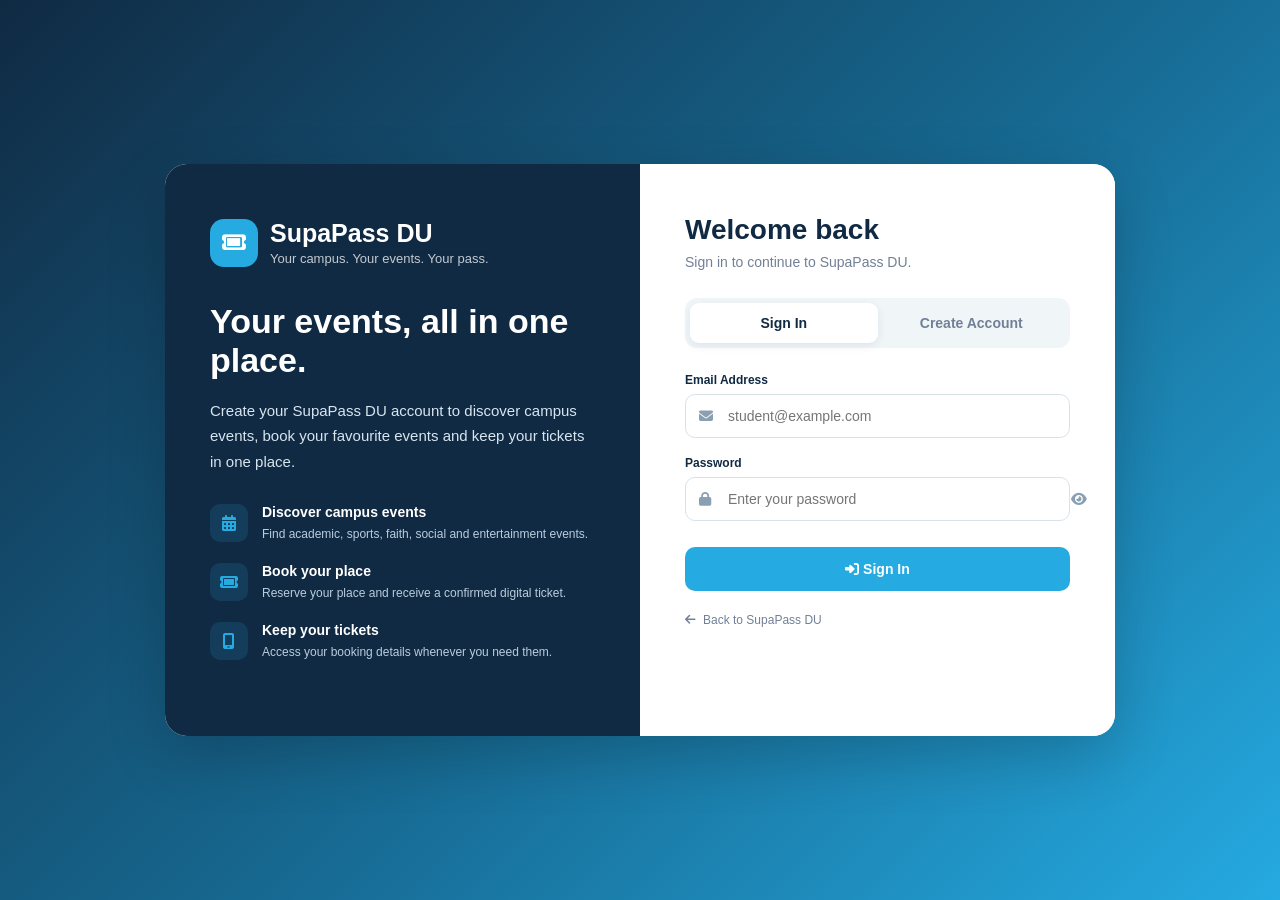
<file: auth/auth.html>
<!DOCTYPE html>
<html lang="en">

<head>

    <meta charset="UTF-8">

    <meta name="viewport"
          content="width=device-width, initial-scale=1.0">

    <title>SupaPass DU - Student Account</title>

    <!-- Font Awesome -->
    <link
        rel="stylesheet"
        href="https://cdnjs.cloudflare.com/ajax/libs/font-awesome/6.5.1/css/all.min.css">

    <style>

        * {
            box-sizing: border-box;
            margin: 0;
            padding: 0;
        }

        body {
            font-family:
                Arial,
                Helvetica,
                sans-serif;

            min-height: 100vh;

            background:
                linear-gradient(
                    135deg,
                    #102a43 0%,
                    #176b94 55%,
                    #25aae1 100%
                );

            display: flex;
            align-items: center;
            justify-content: center;

            padding: 30px 20px;
        }


        /* ===============================
           MAIN CONTAINER
        =============================== */

        .auth-container {
            width: 100%;
            max-width: 950px;

            background: #ffffff;

            border-radius: 22px;

            overflow: hidden;

            display: grid;
            grid-template-columns: 1fr 1fr;

            box-shadow:
                0 20px 60px rgba(0, 0, 0, 0.20);
        }


        /* ===============================
           LEFT SIDE
        =============================== */

        .auth-info {
            background: #102a43;

            color: white;

            padding: 55px 45px;

            display: flex;
            flex-direction: column;
            justify-content: center;
        }


        .brand {
            display: flex;
            align-items: center;
            gap: 12px;

            margin-bottom: 35px;
        }


        .brand-icon {
            width: 48px;
            height: 48px;

            border-radius: 14px;

            background: #25aae1;

            display: flex;
            align-items: center;
            justify-content: center;

            font-size: 21px;
        }


        .brand-name {
            font-size: 25px;
            font-weight: 800;
        }


        .tagline {
            font-size: 13px;
            opacity: 0.75;
            margin-top: 3px;
        }


        .auth-info h1 {
            font-size: 34px;
            line-height: 1.15;

            margin-bottom: 18px;
        }


        .auth-info > p {
            color: #d7e5ef;

            line-height: 1.7;

            font-size: 15px;

            margin-bottom: 30px;
        }


        /* ===============================
           BENEFITS
        =============================== */

        .benefit {
            display: flex;

            gap: 14px;

            margin-bottom: 20px;
        }


        .benefit-icon {
            width: 38px;
            height: 38px;

            min-width: 38px;

            border-radius: 10px;

            background: rgba(37, 170, 225, 0.15);

            color: #25aae1;

            display: flex;
            align-items: center;
            justify-content: center;
        }


        .benefit-text strong {
            display: block;

            font-size: 14px;

            margin-bottom: 4px;
        }


        .benefit-text span {
            color: #b9cddd;

            font-size: 12px;

            line-height: 1.5;
        }


        /* ===============================
           RIGHT SIDE
        =============================== */

        .auth-form-section {
            padding: 50px 45px;

            background: #ffffff;
        }


        .form-header {
            margin-bottom: 28px;
        }


        .form-header h2 {
            color: #102a43;

            font-size: 28px;

            margin-bottom: 8px;
        }


        .form-header p {
            color: #718096;

            font-size: 14px;
        }


        /* ===============================
           TABS
        =============================== */

        .auth-tabs {
            display: grid;

            grid-template-columns: 1fr 1fr;

            background: #f0f5f8;

            padding: 5px;

            border-radius: 12px;

            margin-bottom: 25px;
        }


        .auth-tab {
            border: none;

            background: transparent;

            padding: 12px;

            border-radius: 9px;

            font-size: 14px;

            font-weight: 700;

            color: #718096;

            cursor: pointer;
        }


        .auth-tab.active {
            background: white;

            color: #102a43;

            box-shadow:
                0 3px 10px rgba(16, 42, 67, 0.08);
        }


        /* ===============================
           FORM
        =============================== */

        .form-group {
            margin-bottom: 18px;
        }


        .form-group label {
            display: block;

            font-size: 12px;

            font-weight: 700;

            color: #102a43;

            margin-bottom: 7px;
        }


        .input-wrapper {
            position: relative;
        }


        .input-wrapper i {
            position: absolute;

            left: 14px;

            top: 50%;

            transform: translateY(-50%);

            color: #8aa0b2;

            font-size: 14px;
        }


        .input-wrapper input {
            width: 100%;

            padding: 13px 14px 13px 42px;

            border: 1px solid #d8e2e9;

            border-radius: 10px;

            outline: none;

            font-size: 14px;

            transition: 0.2s;
        }


        .input-wrapper input:focus {
            border-color: #25aae1;

            box-shadow:
                0 0 0 3px rgba(37, 170, 225, 0.10);
        }


        /* ===============================
           PASSWORD
        =============================== */

        .password-toggle {
            position: absolute;

            right: 13px;

            top: 50%;

            transform: translateY(-50%);

            border: none;

            background: transparent;

            color: #8aa0b2;

            cursor: pointer;
        }


        /* ===============================
           BUTTON
        =============================== */

        .submit-btn {
            width: 100%;

            border: none;

            background: #25aae1;

            color: white;

            padding: 14px;

            border-radius: 10px;

            font-size: 14px;

            font-weight: 800;

            cursor: pointer;

            margin-top: 8px;

            transition: 0.2s;
        }


        .submit-btn:hover {
            background: #168fc4;

            transform: translateY(-1px);
        }


        /* ===============================
           MESSAGE
        =============================== */

        .message {
            display: none;

            padding: 11px 13px;

            border-radius: 9px;

            font-size: 12px;

            margin-bottom: 15px;

            line-height: 1.5;
        }


        .message.success {
            display: block;

            background: #e8f7ef;

            color: #176b3a;

            border: 1px solid #b9e3ca;
        }


        .message.error {
            display: block;

            background: #fff0f0;

            color: #a33a3a;

            border: 1px solid #f0c4c4;
        }


        /* ===============================
           BACK LINK
        =============================== */

        .back-link {
            display: inline-flex;

            align-items: center;

            gap: 7px;

            color: #718096;

            text-decoration: none;

            font-size: 12px;

            margin-top: 22px;
        }


        .back-link:hover {
            color: #25aae1;
        }


        /* ===============================
           RESPONSIVE
        =============================== */

        @media (max-width: 760px) {

            .auth-container {
                grid-template-columns: 1fr;
            }

            .auth-info {
                padding: 35px 30px;
            }

            .auth-info h1 {
                font-size: 28px;
            }

            .auth-form-section {
                padding: 35px 30px;
            }

        }


        @media (max-width: 480px) {

            body {
                padding: 15px;
            }

            .auth-info,
            .auth-form-section {
                padding: 28px 22px;
            }

            .auth-info h1 {
                font-size: 25px;
            }

        }

    </style>

</head>


<body>


<div class="auth-container">


    <!-- =====================================
         LEFT INFORMATION PANEL
    ====================================== -->

    <section class="auth-info">


        <div class="brand">

            <div class="brand-icon">

                <i class="fa-solid fa-ticket"></i>

            </div>


            <div>

                <div class="brand-name">
                    SupaPass DU
                </div>

                <div class="tagline">
                    Your campus. Your events. Your pass.
                </div>

            </div>

        </div>


        <h1>
            Your events,
            all in one place.
        </h1>


        <p>
            Create your SupaPass DU account to
            discover campus events, book your
            favourite events and keep your tickets
            in one place.
        </p>


        <div class="benefit">

            <div class="benefit-icon">

                <i class="fa-solid fa-calendar-days"></i>

            </div>


            <div class="benefit-text">

                <strong>
                    Discover campus events
                </strong>

                <span>
                    Find academic, sports, faith,
                    social and entertainment events.
                </span>

            </div>

        </div>


        <div class="benefit">

            <div class="benefit-icon">

                <i class="fa-solid fa-ticket"></i>

            </div>


            <div class="benefit-text">

                <strong>
                    Book your place
                </strong>

                <span>
                    Reserve your place and receive
                    a confirmed digital ticket.
                </span>

            </div>

        </div>


        <div class="benefit">

            <div class="benefit-icon">

                <i class="fa-solid fa-mobile-screen"></i>

            </div>


            <div class="benefit-text">

                <strong>
                    Keep your tickets
                </strong>

                <span>
                    Access your booking details
                    whenever you need them.
                </span>

            </div>

        </div>


    </section>



    <!-- =====================================
         RIGHT FORM PANEL
    ====================================== -->

    <section class="auth-form-section">


        <div class="form-header">

            <h2 id="formTitle">
                Welcome back
            </h2>

            <p id="formSubtitle">
                Sign in to continue to SupaPass DU.
            </p>

        </div>


        <!-- TABS -->

        <div class="auth-tabs">

            <button
                type="button"
                class="auth-tab active"
                id="loginTab">

                Sign In

            </button>


            <button
                type="button"
                class="auth-tab"
                id="registerTab">

                Create Account

            </button>

        </div>


        <!-- MESSAGE -->

        <div
            id="message"
            class="message">
        </div>


        <!-- =================================
             LOGIN FORM
        ================================== -->

        <form id="loginForm">


            <div class="form-group">

                <label for="loginEmail">
                    Email Address
                </label>

                <div class="input-wrapper">

                    <i class="fa-solid fa-envelope"></i>

                    <input
                        type="email"
                        id="loginEmail"
                        placeholder="student@example.com"
                        required>

                </div>

            </div>


            <div class="form-group">

                <label for="loginPassword">
                    Password
                </label>

                <div class="input-wrapper">

                    <i class="fa-solid fa-lock"></i>

                    <input
                        type="password"
                        id="loginPassword"
                        placeholder="Enter your password"
                        required>

                    <button
                        type="button"
                        class="password-toggle"
                        data-target="loginPassword">

                        <i class="fa-solid fa-eye"></i>

                    </button>

                </div>

            </div>


            <button
                type="submit"
                class="submit-btn">

                <i class="fa-solid fa-right-to-bracket"></i>

                Sign In

            </button>


        </form>



        <!-- =================================
             REGISTER FORM
        ================================== -->

        <form
            id="registerForm"
            style="display: none;">


            <div class="form-group">

                <label for="registerName">
                    Full Name
                </label>

                <div class="input-wrapper">

                    <i class="fa-solid fa-user"></i>

                    <input
                        type="text"
                        id="registerName"
                        placeholder="Enter your full name"
                        required>

                </div>

            </div>


            <div class="form-group">

                <label for="registerEmail">
                    Email Address
                </label>

                <div class="input-wrapper">

                    <i class="fa-solid fa-envelope"></i>

                    <input
                        type="email"
                        id="registerEmail"
                        placeholder="student@example.com"
                        required>

                </div>

            </div>


            <div class="form-group">

                <label for="registerPassword">
                    Password
                </label>

                <div class="input-wrapper">

                    <i class="fa-solid fa-lock"></i>

                    <input
                        type="password"
                        id="registerPassword"
                        placeholder="Create a password"
                        minlength="6"
                        required>

                    <button
                        type="button"
                        class="password-toggle"
                        data-target="registerPassword">

                        <i class="fa-solid fa-eye"></i>

                    </button>

                </div>

            </div>


            <button
                type="submit"
                class="submit-btn">

                <i class="fa-solid fa-user-plus"></i>

                Create Account

            </button>


        </form>


        <a
            href="../index.html"
            class="back-link">

            <i class="fa-solid fa-arrow-left"></i>

            Back to SupaPass DU

        </a>


    </section>

</div>



<script>

document.addEventListener(
    "DOMContentLoaded",
    function () {


        const loginTab =
            document.getElementById(
                "loginTab"
            );


        const registerTab =
            document.getElementById(
                "registerTab"
            );


        const loginForm =
            document.getElementById(
                "loginForm"
            );


        const registerForm =
            document.getElementById(
                "registerForm"
            );


        const formTitle =
            document.getElementById(
                "formTitle"
            );


        const formSubtitle =
            document.getElementById(
                "formSubtitle"
            );


        const message =
            document.getElementById(
                "message"
            );


        /* =================================
           SHOW LOGIN
        ================================= */

        loginTab.addEventListener(
            "click",
            function () {

                loginTab.classList.add(
                    "active"
                );

                registerTab.classList.remove(
                    "active"
                );

                loginForm.style.display =
                    "block";

                registerForm.style.display =
                    "none";

                formTitle.textContent =
                    "Welcome back";

                formSubtitle.textContent =
                    "Sign in to continue to SupaPass DU.";

                clearMessage();

            }
        );


        /* =================================
           SHOW REGISTER
        ================================= */

        registerTab.addEventListener(
            "click",
            function () {

                registerTab.classList.add(
                    "active"
                );

                loginTab.classList.remove(
                    "active"
                );

                registerForm.style.display =
                    "block";

                loginForm.style.display =
                    "none";

                formTitle.textContent =
                    "Create your account";

                formSubtitle.textContent =
                    "Join SupaPass DU and start discovering events.";

                clearMessage();

            }
        );


        /* =================================
           PASSWORD VISIBILITY
        ================================= */

        document
            .querySelectorAll(
                ".password-toggle"
            )
            .forEach(
                function (button) {

                    button.addEventListener(
                        "click",
                        function () {

                            const targetId =
                                button.dataset.target;

                            const input =
                                document.getElementById(
                                    targetId
                                );

                            const icon =
                                button.querySelector(
                                    "i"
                                );


                            if (
                                input.type ===
                                "password"
                            ) {

                                input.type =
                                    "text";

                                icon.classList.remove(
                                    "fa-eye"
                                );

                                icon.classList.add(
                                    "fa-eye-slash"
                                );

                            } else {

                                input.type =
                                    "password";

                                icon.classList.remove(
                                    "fa-eye-slash"
                                );

                                icon.classList.add(
                                    "fa-eye"
                                );

                            }

                        }
                    );

                }
            );


        /* =================================
           REGISTER
        ================================= */

        registerForm.addEventListener(
            "submit",
            async function (event) {

                event.preventDefault();

                clearMessage();


                const name =
                    document.getElementById(
                        "registerName"
                    ).value.trim();


                const email =
                    document.getElementById(
                        "registerEmail"
                    ).value.trim();


                const password =
                    document.getElementById(
                        "registerPassword"
                    ).value;


                showMessage(
                    "Creating your account...",
                    "success"
                );


                try {

                    const response =
                        await fetch(
                            "../api/register.php",
                            {

                                method: "POST",

                                headers: {
                                    "Content-Type":
                                        "application/x-www-form-urlencoded"
                                },

                                body:
                                    new URLSearchParams({
                                        name:
                                            name,

                                        email:
                                            email,

                                        password:
                                            password
                                    })

                            }
                        );


                    const data =
                        await response.json();


                    if (data.success) {

                        showMessage(
                            "Account created successfully! You can now sign in.",
                            "success"
                        );


                        registerForm.reset();


                        setTimeout(
                            function () {

                                loginTab.click();

                                document.getElementById(
                                    "loginEmail"
                                ).value =
                                    email;

                            },
                            1200
                        );

                    } else {

                        showMessage(
                            data.message ||
                            "Registration failed.",
                            "error"
                        );

                    }

                } catch (error) {

                    console.error(
                        error
                    );

                    showMessage(
                        "Could not connect to the SupaPass DU server.",
                        "error"
                    );

                }

            }
        );


        /* =================================
           LOGIN
        ================================= */

        loginForm.addEventListener(
            "submit",
            async function (event) {

                event.preventDefault();

                clearMessage();


                const email =
                    document.getElementById(
                        "loginEmail"
                    ).value.trim();


                const password =
                    document.getElementById(
                        "loginPassword"
                    ).value;


                showMessage(
                    "Signing you in...",
                    "success"
                );


                try {

                    const response =
                        await fetch(
                            "../api/login.php",
                            {

                                method: "POST",

                                headers: {
                                    "Content-Type":
                                        "application/x-www-form-urlencoded"
                                },

                                body:
                                    new URLSearchParams({
                                        email:
                                            email,

                                        password:
                                            password
                                    })

                            }
                        );


                    const data =
                        await response.json();


                    if (data.success) {

                        /*
                         * Store the logged-in user
                         * temporarily in the browser.
                         */

                        localStorage.setItem(
                            "supaPassUser",
                            JSON.stringify(
                                data.user
                            )
                        );


                        showMessage(
                            "Login successful! Redirecting...",
                            "success"
                        );


                        setTimeout(
                            function () {

                                window.location.href =
                                    "../index.html";

                            },
                            800
                        );

                    } else {

                        showMessage(
                            data.message ||
                            "Login failed.",
                            "error"
                        );

                    }

                } catch (error) {

                    console.error(
                        error
                    );

                    showMessage(
                        "Could not connect to the SupaPass DU server.",
                        "error"
                    );

                }

            }
        );


        /* =================================
           MESSAGE FUNCTIONS
        ================================= */

        function showMessage(
            text,
            type
        ) {

            message.textContent =
                text;

            message.className =
                "message " +
                type;

        }


        function clearMessage() {

            message.textContent =
                "";

            message.className =
                "message";

        }

    }
);

</script>


</body>

</html>
</file>
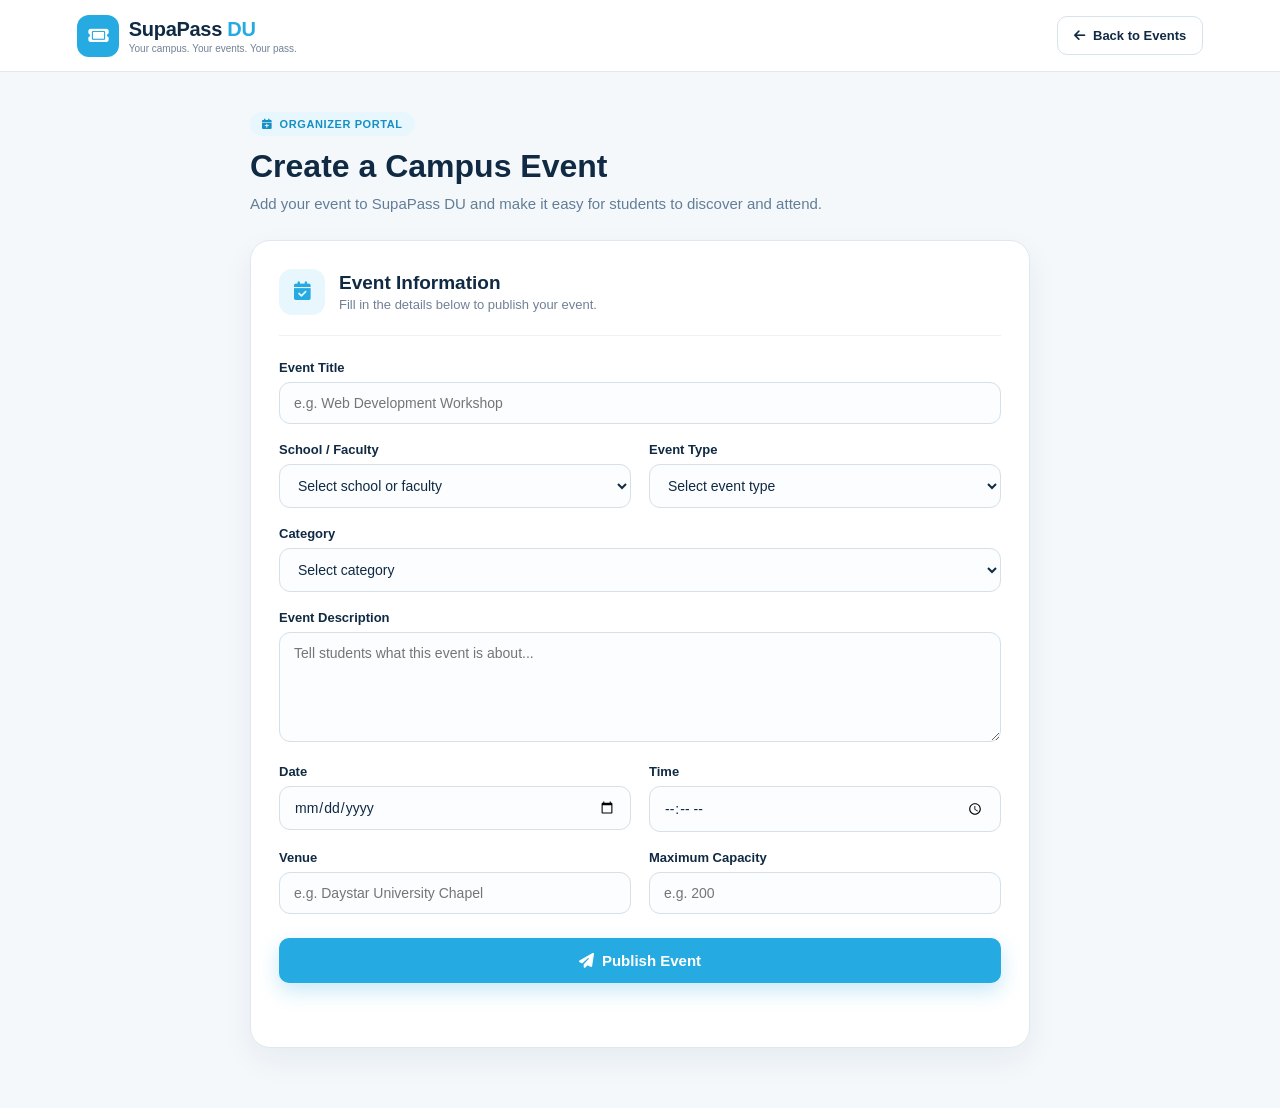
<file: organizer/organizer.html>
<!DOCTYPE html>
<html lang="en">
<head>
    <meta charset="UTF-8">
    <meta name="viewport" content="width=device-width, initial-scale=1.0">

    <title>SupaPass DU | Organizer</title>

    <link rel="stylesheet"
          href="https://cdnjs.cloudflare.com/ajax/libs/font-awesome/6.5.0/css/all.min.css">

    <style>
        * {
            box-sizing: border-box;
            margin: 0;
            padding: 0;
        }

        body {
            font-family: Arial, Helvetica, sans-serif;
            background: #f4f8fb;
            color: #102a43;
            min-height: 100vh;
        }

        /* =====================================
           NAVBAR
        ===================================== */
        .navbar {
            height: 72px;
            background: #ffffff;
            border-bottom: 1px solid #e2eaf0;
            display: flex;
            align-items: center;
            justify-content: space-between;
            padding: 0 6%;
            position: sticky;
            top: 0;
            z-index: 10;
        }

        .brand {
            display: flex;
            align-items: center;
            gap: 10px;
            text-decoration: none;
            color: #102a43;
        }

        .brand-icon {
            width: 42px;
            height: 42px;
            border-radius: 12px;
            background: #25aae1;
            color: #ffffff;
            display: flex;
            align-items: center;
            justify-content: center;
            font-size: 18px;
        }

        .brand-name {
            font-size: 20px;
            font-weight: 800;
            letter-spacing: -0.3px;
        }

        .brand-name span {
            color: #25aae1;
        }

        .tagline {
            font-size: 10px;
            color: #718096;
            margin-top: 2px;
        }

        .nav-actions {
            display: flex;
            align-items: center;
            gap: 10px;
        }

        .btn {
            display: inline-flex;
            align-items: center;
            justify-content: center;
            gap: 8px;
            border: none;
            border-radius: 10px;
            padding: 11px 16px;
            cursor: pointer;
            font-size: 13px;
            font-weight: 700;
            text-decoration: none;
            transition: all 0.2s ease;
        }

        .btn-outline {
            background: #ffffff;
            color: #102a43;
            border: 1px solid #d7e2e9;
        }

        .btn-outline:hover {
            border-color: #25aae1;
            color: #168fc4;
            background: #f4fafe;
        }

        .btn-primary {
            background: #25aae1;
            color: #ffffff;
            box-shadow: 0 8px 20px rgba(37, 170, 225, 0.25);
        }

        .btn-primary:hover {
            background: #168fc4;
            transform: translateY(-1px);
        }

        /* =====================================
           MAIN PAGE
        ===================================== */
        .organizer-page {
            width: 92%;
            max-width: 780px;
            margin: 40px auto 60px;
        }

        .organizer-header {
            margin-bottom: 24px;
        }

        .section-kicker {
            display: inline-flex;
            align-items: center;
            gap: 7px;
            background: #e8f7fd;
            color: #168fc4;
            padding: 6px 12px;
            border-radius: 999px;
            font-size: 11px;
            font-weight: 800;
            letter-spacing: 0.6px;
            text-transform: uppercase;
            margin-bottom: 12px;
        }

        .organizer-header h1 {
            font-size: 32px;
            font-weight: 800;
            color: #102a43;
            margin-bottom: 8px;
        }

        .organizer-header p {
            color: #627d98;
            font-size: 15px;
            line-height: 1.5;
        }

        /* =====================================
           FORM CARD
        ===================================== */
        .form-card {
            background: #ffffff;
            border: 1px solid #dfe8ee;
            border-radius: 20px;
            padding: 28px;
            box-shadow: 0 12px 32px rgba(16, 42, 67, 0.06);
        }

        .form-header {
            display: flex;
            align-items: center;
            gap: 14px;
            padding-bottom: 20px;
            margin-bottom: 24px;
            border-bottom: 1px solid #edf2f7;
        }

        .form-icon {
            width: 46px;
            height: 46px;
            min-width: 46px;
            border-radius: 13px;
            background: #e8f7fd;
            color: #25aae1;
            display: flex;
            align-items: center;
            justify-content: center;
            font-size: 19px;
        }

        .form-header h2 {
            font-size: 19px;
            color: #102a43;
            margin-bottom: 3px;
        }

        .form-header p {
            font-size: 13px;
            color: #718096;
        }

        .form-row {
            display: grid;
            grid-template-columns: 1fr 1fr;
            gap: 18px;
        }

        .form-group {
            margin-bottom: 18px;
        }

        .form-group label {
            display: block;
            font-size: 13px;
            font-weight: 700;
            color: #102a43;
            margin-bottom: 7px;
        }

        .form-group input,
        .form-group select,
        .form-group textarea {
            width: 100%;
            padding: 12px 14px;
            border: 1px solid #d5e0e8;
            border-radius: 11px;
            font-family: inherit;
            font-size: 14px;
            color: #102a43;
            background: #fbfdff;
            transition: border-color 0.2s ease, box-shadow 0.2s ease, background 0.2s ease;
        }

        .form-group textarea {
            resize: vertical;
            min-height: 110px;
        }

        .form-group input:focus,
        .form-group select:focus,
        .form-group textarea:focus {
            outline: none;
            background: #ffffff;
            border-color: #25aae1;
            box-shadow: 0 0 0 3px rgba(37, 170, 225, 0.16);
        }

        .publish-btn {
            width: 100%;
            padding: 14px 20px;
            font-size: 15px;
            margin-top: 6px;
        }

        .form-message {
            margin-top: 16px;
            font-size: 14px;
            font-weight: 700;
            min-height: 20px;
        }

        .msg-success {
            color: #0e7490;
            background: #ecfeff;
            border: 1px solid #bae6fd;
            padding: 12px 14px;
            border-radius: 10px;
        }

        .msg-error {
            color: #b91c1c;
            background: #fef2f2;
            border: 1px solid #fecaca;
            padding: 12px 14px;
            border-radius: 10px;
        }

        .msg-info {
            color: #168fc4;
            padding: 6px 0;
        }

        /* =====================================
           RESPONSIVE
        ===================================== */
        @media (max-width: 640px) {
            .navbar {
                padding: 0 18px;
            }

            .tagline {
                display: none;
            }

            .form-card {
                padding: 20px;
                border-radius: 16px;
            }

            .form-row {
                grid-template-columns: 1fr;
                gap: 0;
            }

            .organizer-header h1 {
                font-size: 26px;
            }
        }
    </style>
</head>

<body>

    <!-- NAVIGATION -->
    <nav class="navbar">

        <a href="/SupaPass-DU/index.html" class="brand">
            <div class="brand-icon">
                <i class="fa-solid fa-ticket"></i>
            </div>

            <div>
                <div class="brand-name">SupaPass <span>DU</span></div>
                <div class="tagline">Your campus. Your events. Your pass.</div>
            </div>
        </a>

        <div class="nav-actions">
            <a href="/SupaPass-DU/events/events.html" class="btn btn-outline">
                <i class="fa-solid fa-arrow-left"></i>
                Back to Events
            </a>
        </div>

    </nav>


    <!-- ORGANIZER PAGE -->
    <main class="organizer-page">

        <section class="organizer-header">

            <div>
                <span class="section-kicker">
                    <i class="fa-solid fa-calendar-plus"></i>
                    ORGANIZER PORTAL
                </span>

                <h1>Create a Campus Event</h1>

                <p>
                    Add your event to SupaPass DU and make it easy
                    for students to discover and attend.
                </p>
            </div>

        </section>


        <!-- EVENT FORM -->
        <section class="form-card">

            <div class="form-header">

                <div class="form-icon">
                    <i class="fa-solid fa-calendar-check"></i>
                </div>

                <div>
                    <h2>Event Information</h2>
                    <p>Fill in the details below to publish your event.</p>
                </div>

            </div>


            <form id="eventForm">

                <!-- TITLE -->
                <div class="form-group">

                    <label for="title">
                        Event Title
                    </label>

                    <input
                        type="text"
                        id="title"
                        name="title"
                        placeholder="e.g. Web Development Workshop"
                        required>

                </div>


                <!-- SCHOOL + EVENT TYPE -->
                <div class="form-row">

                    <div class="form-group">

                        <label for="schoolFaculty">
                            School / Faculty
                        </label>

                        <select id="schoolFaculty"
                                name="school_faculty"
                                required>

                            <option value="">
                                Select school or faculty
                            </option>

                            <option value="General / University-wide">
                                General / University-wide
                            </option>

                            <option value="School of Science & Technology">
                                School of Science &amp; Technology
                            </option>

                            <option value="School of Business">
                                School of Business
                            </option>
                            <option value="School of law">
                                School of Business
                            </option>

                            <option value="School of Communication">
                                School of Communication
                            </option>

                            <option value="School of Education">
                                School of Education
                            </option>

                        </select>

                    </div>


                    <div class="form-group">

                        <label for="eventType">
                            Event Type
                        </label>

                        <select id="eventType"
                                name="event_type"
                                required>

                            <option value="">
                                Select event type
                            </option>

                            <option value="Academic">
                                Academic
                            </option>

                            <option value="Non-Academic">
                                Non-Academic
                            </option>

                        </select>

                    </div>

                </div>


                <!-- CATEGORY -->
                <div class="form-group">

                    <label for="category">
                        Category
                    </label>

                    <select id="category"
                            name="category"
                            required>

                        <option value="">
                            Select category
                        </option>

                        <option value="Entertainment">
                            Entertainment
                        </option>

                        <option value="Dinner">
                            Dinner
                        </option>

                        <option value="Workshop">
                            Workshop
                        </option>

                        <option value="Sports">
                            Sports
                        </option>

                        <option value="Faith">
                            Faith
                        </option>

                        <option value="Social">
                            Social
                        </option>

                    </select>

                </div>


                <!-- DESCRIPTION -->
                <div class="form-group">

                    <label for="description">
                        Event Description
                    </label>

                    <textarea
                        id="description"
                        name="description"
                        rows="5"
                        placeholder="Tell students what this event is about..."
                        required></textarea>

                </div>


                <!-- DATE + TIME -->
                <div class="form-row">

                    <div class="form-group">

                        <label for="eventDate">
                            Date
                        </label>

                        <input
                            type="date"
                            id="eventDate"
                            name="event_date"
                            required>

                    </div>


                    <div class="form-group">

                        <label for="eventTime">
                            Time
                        </label>

                        <input
                            type="time"
                            id="eventTime"
                            name="event_time"
                            required>

                    </div>

                </div>


                <!-- VENUE + CAPACITY -->
                <div class="form-row">

                    <div class="form-group">

                        <label for="venue">
                            Venue
                        </label>

                        <input
                            type="text"
                            id="venue"
                            name="venue"
                            placeholder="e.g. Daystar University Chapel"
                            required>

                    </div>


                    <div class="form-group">

                        <label for="capacity">
                            Maximum Capacity
                        </label>

                        <input
                            type="number"
                            id="capacity"
                            name="capacity"
                            min="1"
                            placeholder="e.g. 200"
                            required>

                    </div>

                </div>


                <!-- ORGANIZER ID -->
                <input
                    type="hidden"
                    id="organizerId"
                    name="organizer_id"
                    value="1">


                <!-- SUBMIT -->
                <button type="submit"
                        class="btn btn-primary publish-btn">

                    <i class="fa-solid fa-paper-plane"></i>

                    Publish Event

                </button>

            </form>


            <!-- MESSAGE -->
            <div id="formMessage" class="form-message"></div>

        </section>

    </main>


    <script>

        document.getElementById("eventForm").addEventListener("submit", function(e) {

            e.preventDefault();

            const form = this;
            const message = document.getElementById("formMessage");

            const formData = new FormData(form);

            message.className = "form-message msg-info";
            message.innerHTML =
                '<i class="fa-solid fa-spinner fa-spin"></i> Publishing event...';

            fetch("/SupaPass-DU/api/create_event.php", {
                method: "POST",
                body: formData
            })

            .then(response => response.json())

            .then(data => {

                if (data.success) {

                    message.className = "form-message msg-success";
                    message.innerHTML =
                        '<i class="fa-solid fa-circle-check"></i> ' +
                        'Event published successfully!';

                    form.reset();

                } else {

                    message.className = "form-message msg-error";
                    message.innerHTML =
                        '<i class="fa-solid fa-circle-exclamation"></i> ' +
                        (data.message || "Unable to publish event.");

                }

            })

            .catch(error => {

                console.error(error);

                message.className = "form-message msg-error";
                message.innerHTML =
                    '<i class="fa-solid fa-circle-exclamation"></i> ' +
                    'Something went wrong while publishing the event.';

            });

        });

    </script>

</body>
</html>
</file>
